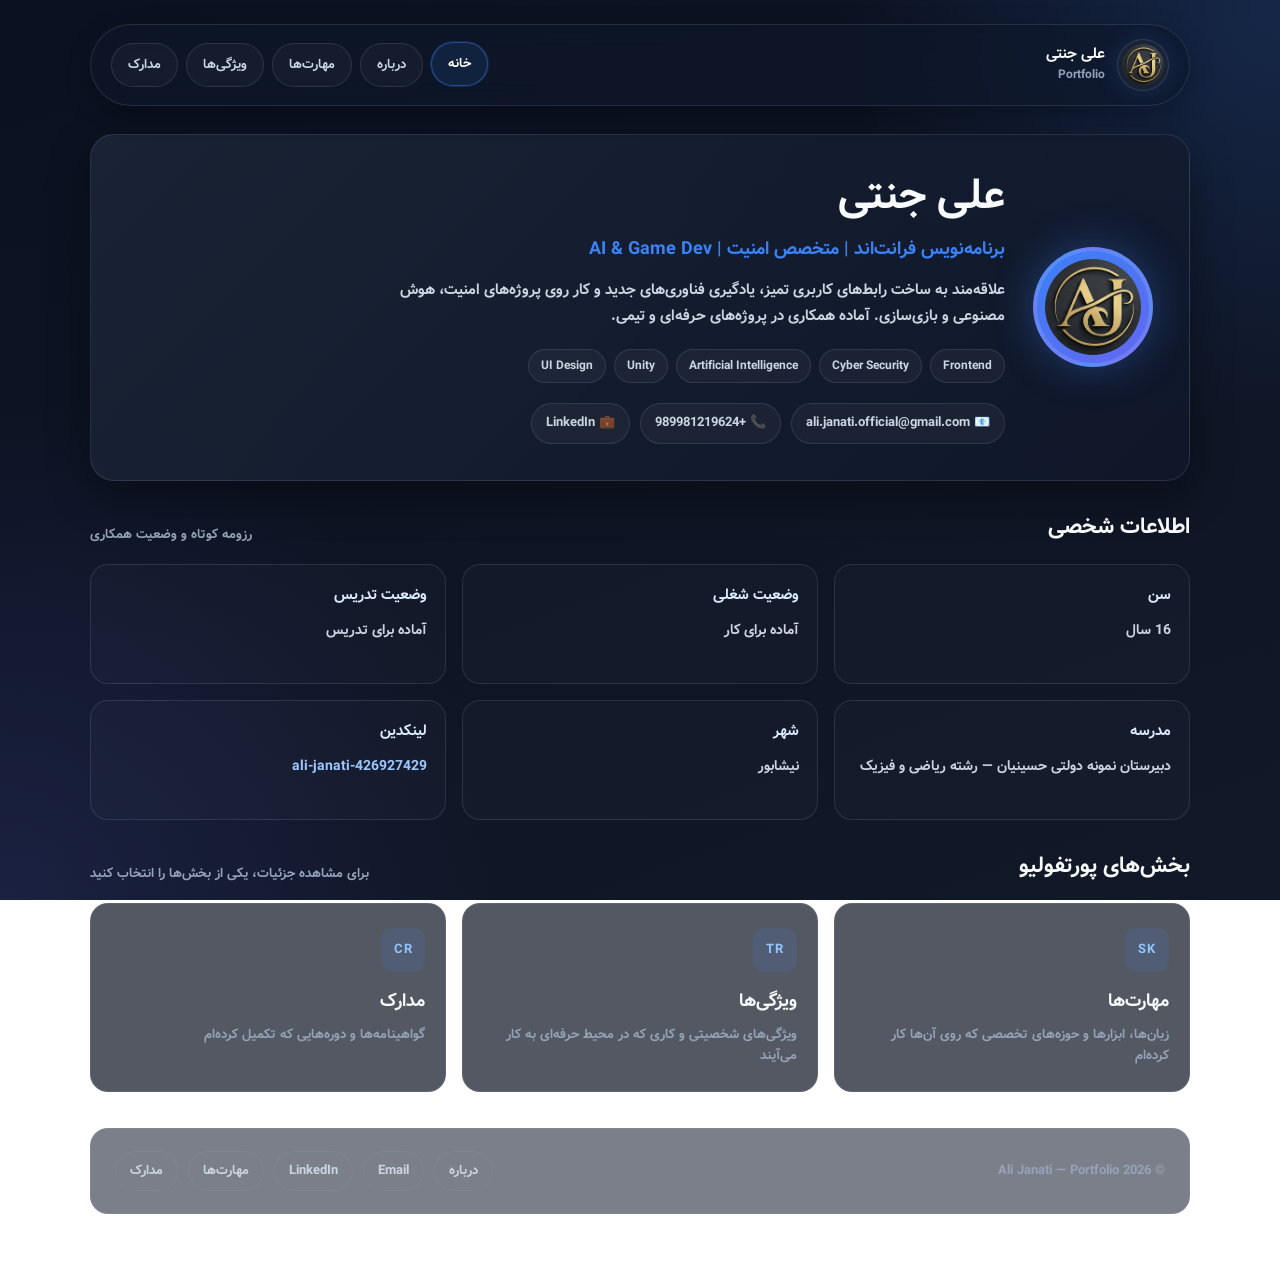
<file: index.html>
<!DOCTYPE html>
<html lang="fa" dir="rtl">
<head>
    <meta charset="UTF-8">
    <meta name="viewport" content="width=device-width, initial-scale=1.0">
    <meta name="description" content="پورتفولیوی علی جنتی — برنامه‌نویس فرانت‌اند، متخصص امنیت، هوش مصنوعی و بازی‌سازی">
    <meta name="author" content="Ali Janati">
    <meta property="og:title" content="Ali Janati | علی جنتی">
    <meta property="og:description" content="پورتفولیوی علی جنتی — برنامه‌نویس فرانت‌اند، متخصص امنیت، هوش مصنوعی و بازی‌سازی">
    <meta property="og:type" content="website">
    <meta property="og:locale" content="fa_IR">
    <meta property="og:url" content="https://ali-janati.github.io/">
    <meta property="og:site_name" content="Ali Janati | علی جنتی">
    <meta property="og:image" content="https://ali-janati.github.io/img/logo.png">
    <meta name="robots" content="index, follow, max-image-preview:large">
    <link rel="canonical" href="https://ali-janati.github.io/">
    <script type="application/ld+json">
    {
      "@context": "https://schema.org",
      "@type": "Person",
      "name": "Ali Janati",
      "alternateName": "علی جنتی",
      "url": "https://ali-janati.github.io/",
      "email": "mailto:ali.janati.official@gmail.com",
      "telephone": "+989981219624",
      "jobTitle": "Frontend Developer",
      "address": { "@type": "PostalAddress", "addressLocality": "Neyshabur", "addressCountry": "IR" },
      "sameAs": [
        "https://www.linkedin.com/in/ali-janati-426927429",
        "https://github.com/Ali-Janati"
      ],
      "knowsAbout": ["Frontend Development", "Cyber Security", "Artificial Intelligence", "Unity", "UI Design"]
    }
    </script>
    <link rel="stylesheet" href="./style.css">
    <link rel="icon" href="img/logo.png" type="image/png">
    <title>Ali Janati | علی جنتی</title>
</head>
<body>
    <div id="loading">
        <div class="loader"></div>
        <p>در حال بارگذاری...</p>
    </div>

    <div class="page-wrap">
        <header class="site-header">
            <a class="brand" href="index.html">
                <img class="brand-mark" src="img/logo.png" alt="لوگوی علی جنتی">
                <span class="brand-text">
                    <span class="brand-name">علی جنتی</span>
                    <span class="brand-role">Portfolio</span>
                </span>
            </a>
            <nav class="header-links" aria-label="ناوبری اصلی">
                <a class="header-link is-active" href="index.html">خانه</a>
                <a class="header-link" href="about.html">درباره</a>
                <a class="header-link" href="maharat.html">مهارت‌ها</a>
                <a class="header-link" href="vigi.html">ویژگی‌ها</a>
                <a class="header-link" href="madarek.html">مدارک</a>
            </nav>
        </header>

        <main>
            <section class="hero">
                <img class="avatar" src="img/logo.png" alt="لوگوی علی جنتی">
                <div class="hero-content">
                    <h1>علی جنتی</h1>
                    <p class="hero-subtitle">برنامه‌نویس فرانت‌اند | متخصص امنیت | AI & Game Dev</p>
                    <p class="hero-desc">
                        علاقه‌مند به ساخت رابط‌های کاربری تمیز، یادگیری فناوری‌های جدید و کار روی پروژه‌های امنیت،
                        هوش مصنوعی و بازی‌سازی. آماده همکاری در پروژه‌های حرفه‌ای و تیمی.
                    </p>
                    <div class="tag-list">
                        <span class="tag">Frontend</span>
                        <span class="tag">Cyber Security</span>
                        <span class="tag">Artificial Intelligence</span>
                        <span class="tag">Unity</span>
                        <span class="tag">UI Design</span>
                    </div>

                    <div class="contact-strip" aria-label="اطلاعات تماس">
                        <a class="contact-pill" href="mailto:ali.janati.official@gmail.com">📧 ali.janati.official@gmail.com</a>
                        <a class="contact-pill" href="tel:+989981219624">📞 +989981219624</a>
                        <a class="contact-pill" href="https://www.linkedin.com/in/ali-janati-426927429" target="_blank" rel="noopener noreferrer">💼 LinkedIn</a>
                    </div>
                </div>
            </section>

            <section class="section info-section">
                <div class="section-head">
                    <h2 class="section-title">اطلاعات شخصی</h2>
                    <p class="section-desc">رزومه کوتاه و وضعیت همکاری</p>
                </div>

                <div class="info-grid">
                    <article class="info-card">
                        <h3>سن</h3>
                        <p>16 سال</p>
                    </article>
                    <article class="info-card">
                        <h3>وضعیت شغلی</h3>
                        <p>آماده برای کار</p>
                    </article>
                    <article class="info-card">
                        <h3>وضعیت تدریس</h3>
                        <p>آماده برای تدریس</p>
                    </article>
                    <article class="info-card">
                        <h3>مدرسه</h3>
                        <p>دبیرستان نمونه دولتی حسینیان — رشته ریاضی و فیزیک</p>
                    </article>
                    <article class="info-card">
                        <h3>شهر</h3>
                        <p>نیشابور</p>
                    </article>
                    <article class="info-card">
                        <h3>لینکدین</h3>
                        <p><a href="https://www.linkedin.com/in/ali-janati-426927429" target="_blank" rel="noopener noreferrer">ali-janati-426927429</a></p>
                    </article>
                </div>
            </section>

            <section class="section">
                <div class="section-head">
                    <h2 class="section-title">بخش‌های پورتفولیو</h2>
                    <p class="section-desc">برای مشاهده جزئیات، یکی از بخش‌ها را انتخاب کنید</p>
                </div>
                <div class="nav-grid">
                    <a class="nav-card" href="maharat.html">
                        <div class="nav-card-icon">SK</div>
                        <h3 class="nav-card-title">مهارت‌ها</h3>
                        <p class="nav-card-desc">زبان‌ها، ابزارها و حوزه‌های تخصصی که روی آن‌ها کار کرده‌ام</p>
                    </a>
                    <a class="nav-card" href="vigi.html">
                        <div class="nav-card-icon">TR</div>
                        <h3 class="nav-card-title">ویژگی‌ها</h3>
                        <p class="nav-card-desc">ویژگی‌های شخصیتی و کاری که در محیط حرفه‌ای به کار می‌آیند</p>
                    </a>
                    <a class="nav-card" href="madarek.html">
                        <div class="nav-card-icon">CR</div>
                        <h3 class="nav-card-title">مدارک</h3>
                        <p class="nav-card-desc">گواهینامه‌ها و دوره‌هایی که تکمیل کرده‌ام</p>
                    </a>
                </div>
            </section>
        </main>

        <footer class="site-footer">
            <p class="footer-text">© 2026 Ali Janati — Portfolio</p>
            <div class="footer-links">
                <a class="footer-link" href="about.html">درباره</a>
                <a class="footer-link" href="mailto:ali.janati.official@gmail.com">Email</a>
                <a class="footer-link" href="https://www.linkedin.com/in/ali-janati-426927429" target="_blank" rel="noopener noreferrer">LinkedIn</a>
                <a class="footer-link" href="maharat.html">مهارت‌ها</a>
                <a class="footer-link" href="madarek.html">مدارک</a>
            </div>
        </footer>
    </div>

    <script>
        window.addEventListener('load', function () {
            setTimeout(function () {
                document.getElementById('loading').classList.add('hide');
            }, 900);
        });
    </script>
</body>
</html>
</file>
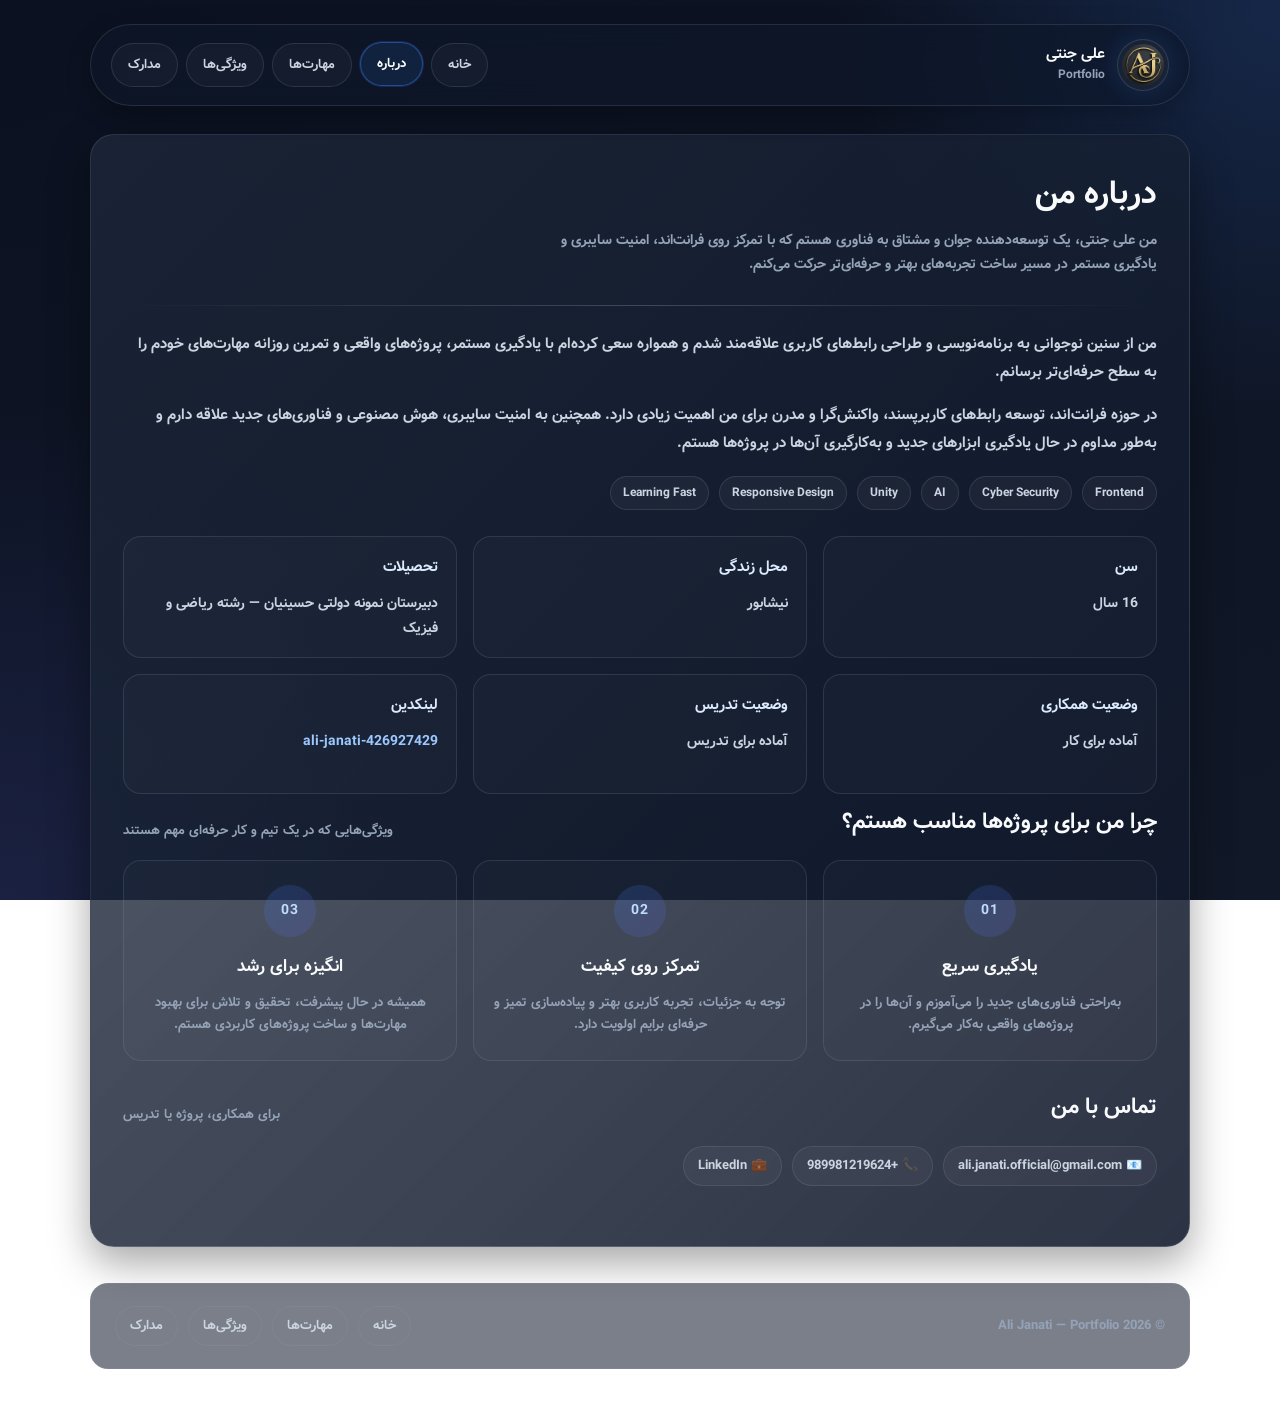
<file: about.html>
<!DOCTYPE html>
<html lang="fa" dir="rtl">
<head>
    <meta charset="UTF-8">
    <meta name="viewport" content="width=device-width, initial-scale=1.0">
    <meta name="description" content="درباره علی جنتی — برنامه‌نویس فرانت‌اند، علاقه‌مند به امنیت، هوش مصنوعی و یادگیری مستمر">
    <meta property="og:title" content="Ali Janati | درباره من">
    <meta property="og:description" content="درباره علی جنتی — برنامه‌نویس فرانت‌اند، علاقه‌مند به امنیت، هوش مصنوعی و یادگیری مستمر">
    <meta property="og:type" content="website">
    <meta property="og:locale" content="fa_IR">
    <meta property="og:url" content="https://ali-janati.github.io/about.html">
    <meta property="og:site_name" content="Ali Janati | علی جنتی">
    <meta property="og:image" content="https://ali-janati.github.io/img/logo.png">
    <meta name="robots" content="index, follow, max-image-preview:large">
    <link rel="canonical" href="https://ali-janati.github.io/about.html">
    <script type="application/ld+json">
    {
      "@context": "https://schema.org",
      "@type": "WebPage",
      "name": "Ali Janati | درباره من",
      "description": "درباره علی جنتی — برنامه‌نویس فرانت‌اند، علاقه‌مند به امنیت، هوش مصنوعی و یادگیری مستمر",
      "url": "https://ali-janati.github.io/about.html",
      "inLanguage": "fa-IR",
      "isPartOf": { "@type": "WebSite", "name": "Ali Janati | علی جنتی", "url": "https://ali-janati.github.io/" }
    }
    </script>
    <link rel="stylesheet" href="./style.css">
    <link rel="icon" href="img/logo.png" type="image/png">
    <title>Ali Janati | درباره من</title>
</head>
<body>
    <div class="page-wrap">
        <header class="site-header">
            <a class="brand" href="index.html">
                <img class="brand-mark" src="img/logo.png" alt="لوگوی علی جنتی">
                <span class="brand-text">
                    <span class="brand-name">علی جنتی</span>
                    <span class="brand-role">Portfolio</span>
                </span>
            </a>
            <nav class="header-links" aria-label="ناوبری اصلی">
                <a class="header-link" href="index.html">خانه</a>
                <a class="header-link is-active" href="about.html">درباره</a>
                <a class="header-link" href="maharat.html">مهارت‌ها</a>
                <a class="header-link" href="vigi.html">ویژگی‌ها</a>
                <a class="header-link" href="madarek.html">مدارک</a>
            </nav>
        </header>

        <main class="page-card">
            <div class="page-hero">
                <h1 class="page-title">درباره من</h1>
                <p class="page-lead">من علی جنتی، یک توسعه‌دهنده جوان و مشتاق به فناوری هستم که با تمرکز روی فرانت‌اند، امنیت سایبری و یادگیری مستمر در مسیر ساخت تجربه‌های بهتر و حرفه‌ای‌تر حرکت می‌کنم.</p>
            </div>
            <hr class="page-divider">

            <section class="about-intro">
                <div class="about-copy">
                    <p>من از سنین نوجوانی به برنامه‌نویسی و طراحی رابط‌های کاربری علاقه‌مند شدم و همواره سعی کرده‌ام با یادگیری مستمر، پروژه‌های واقعی و تمرین روزانه مهارت‌های خودم را به سطح حرفه‌ای‌تر برسانم.</p>
                    <p>در حوزه فرانت‌اند، توسعه رابط‌های کاربرپسند، واکنش‌گرا و مدرن برای من اهمیت زیادی دارد. همچنین به امنیت سایبری، هوش مصنوعی و فناوری‌های جدید علاقه دارم و به‌طور مداوم در حال یادگیری ابزارهای جدید و به‌کارگیری آن‌ها در پروژه‌ها هستم.</p>
                </div>
                <div class="about-badges">
                    <span class="tag">Frontend</span>
                    <span class="tag">Cyber Security</span>
                    <span class="tag">AI</span>
                    <span class="tag">Unity</span>
                    <span class="tag">Responsive Design</span>
                    <span class="tag">Learning Fast</span>
                </div>
            </section>

            <div class="info-grid about-grid">
                <article class="info-card">
                    <h3>سن</h3>
                    <p>16 سال</p>
                </article>
                <article class="info-card">
                    <h3>محل زندگی</h3>
                    <p>نیشابور</p>
                </article>
                <article class="info-card">
                    <h3>تحصیلات</h3>
                    <p>دبیرستان نمونه دولتی حسینیان — رشته ریاضی و فیزیک</p>
                </article>
                <article class="info-card">
                    <h3>وضعیت همکاری</h3>
                    <p>آماده برای کار</p>
                </article>
                <article class="info-card">
                    <h3>وضعیت تدریس</h3>
                    <p>آماده برای تدریس</p>
                </article>
                <article class="info-card">
                    <h3>لینکدین</h3>
                    <p><a href="https://www.linkedin.com/in/ali-janati-426927429" target="_blank" rel="noopener noreferrer">ali-janati-426927429</a></p>
                </article>
            </div>

            <section class="section info-section">
                <div class="section-head">
                    <h2 class="section-title">چرا من برای پروژه‌ها مناسب هستم؟</h2>
                    <p class="section-desc">ویژگی‌هایی که در یک تیم و کار حرفه‌ای مهم هستند</p>
                </div>

                <div class="feature-grid">
                    <article class="feature-card">
                        <div class="feature-icon">01</div>
                        <h2 class="feature-title">یادگیری سریع</h2>
                        <p class="feature-desc">به‌راحتی فناوری‌های جدید را می‌آموزم و آن‌ها را در پروژه‌های واقعی به‌کار می‌گیرم.</p>
                    </article>
                    <article class="feature-card">
                        <div class="feature-icon">02</div>
                        <h2 class="feature-title">تمرکز روی کیفیت</h2>
                        <p class="feature-desc">توجه به جزئیات، تجربه کاربری بهتر و پیاده‌سازی تمیز و حرفه‌ای برایم اولویت دارد.</p>
                    </article>
                    <article class="feature-card">
                        <div class="feature-icon">03</div>
                        <h2 class="feature-title">انگیزه برای رشد</h2>
                        <p class="feature-desc">همیشه در حال پیشرفت، تحقیق و تلاش برای بهبود مهارت‌ها و ساخت پروژه‌های کاربردی هستم.</p>
                    </article>
                </div>
            </section>

            <section class="section info-section">
                <div class="section-head">
                    <h2 class="section-title">تماس با من</h2>
                    <p class="section-desc">برای همکاری، پروژه یا تدریس</p>
                </div>

                <div class="contact-strip">
                    <a class="contact-pill" href="mailto:ali.janati.official@gmail.com">📧 ali.janati.official@gmail.com</a>
                    <a class="contact-pill" href="tel:+989981219624">📞 +989981219624</a>
                    <a class="contact-pill" href="https://www.linkedin.com/in/ali-janati-426927429" target="_blank" rel="noopener noreferrer">💼 LinkedIn</a>
                </div>
            </section>
        </main>

        <footer class="site-footer">
            <p class="footer-text">© 2026 Ali Janati — Portfolio</p>
            <div class="footer-links">
                <a class="footer-link" href="index.html">خانه</a>
                <a class="footer-link" href="maharat.html">مهارت‌ها</a>
                <a class="footer-link" href="vigi.html">ویژگی‌ها</a>
                <a class="footer-link" href="madarek.html">مدارک</a>
            </div>
        </footer>
    </div>
</body>
</html>
</file>
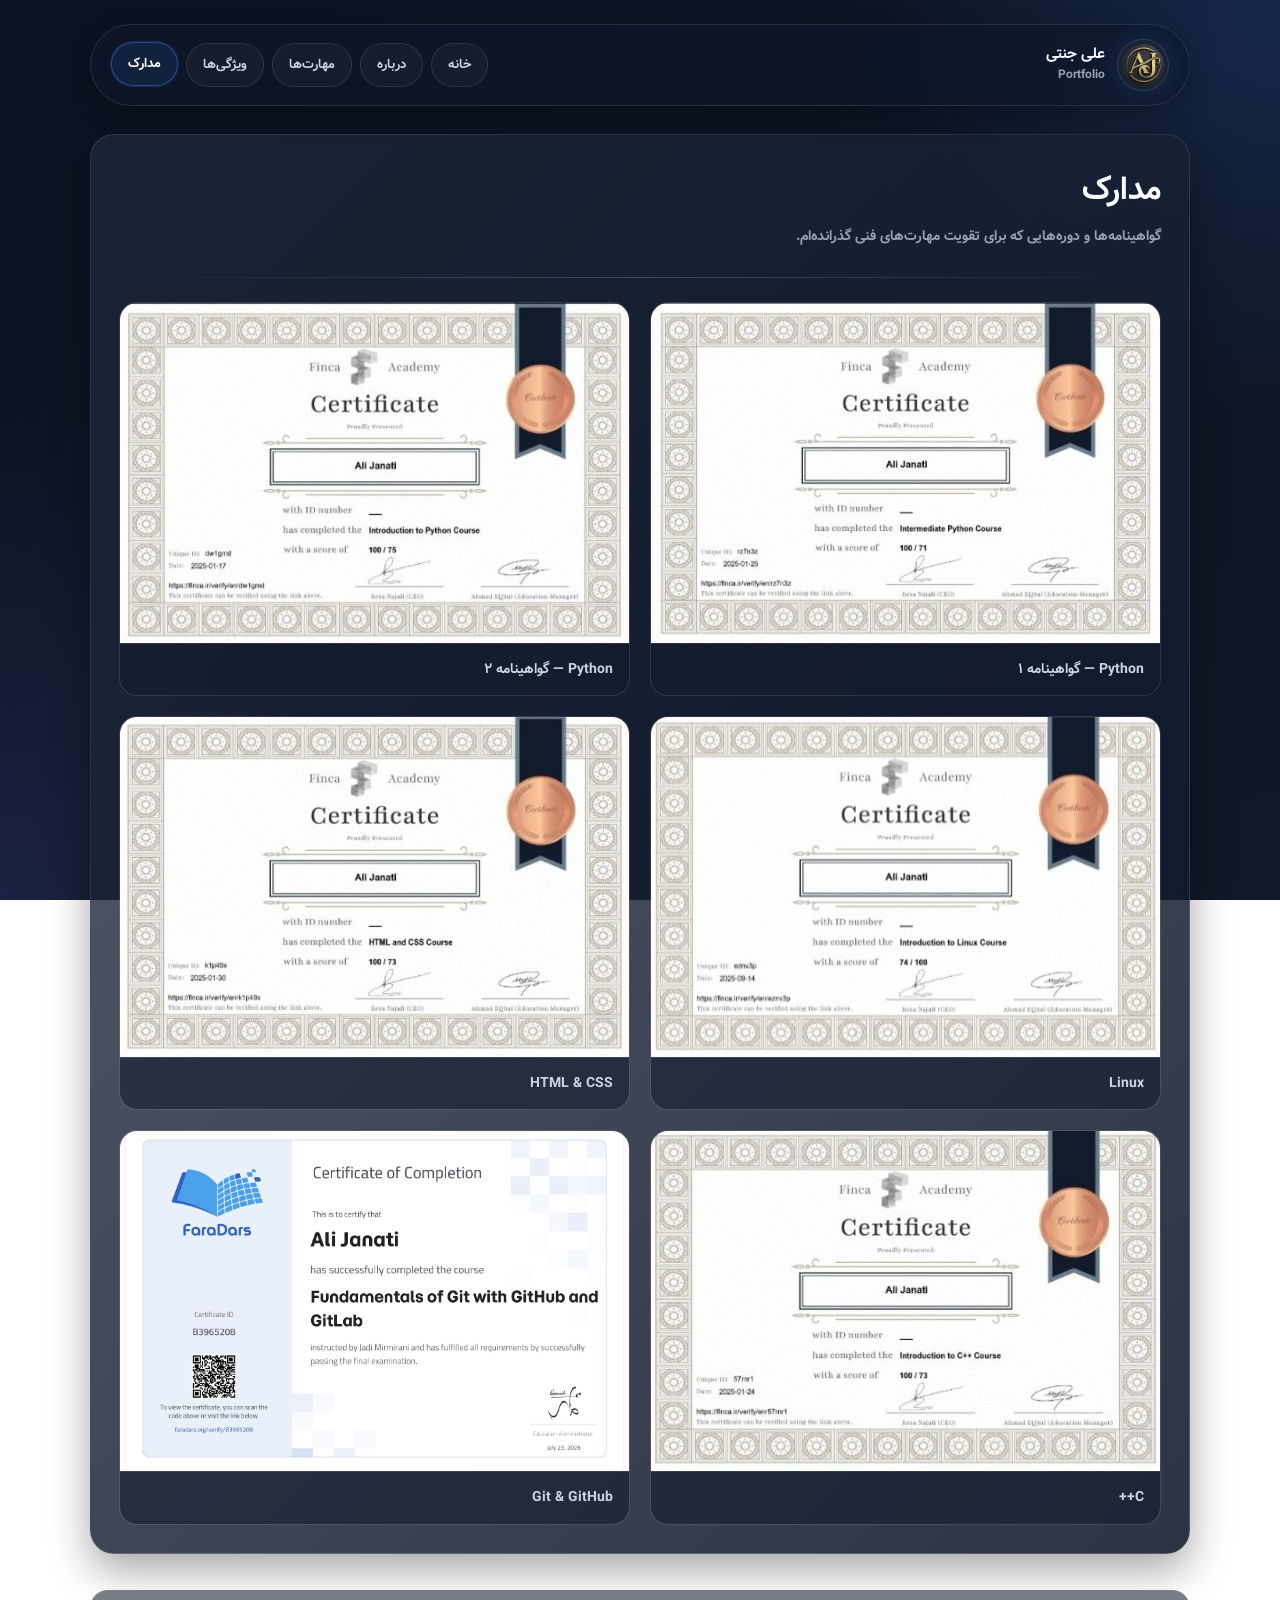
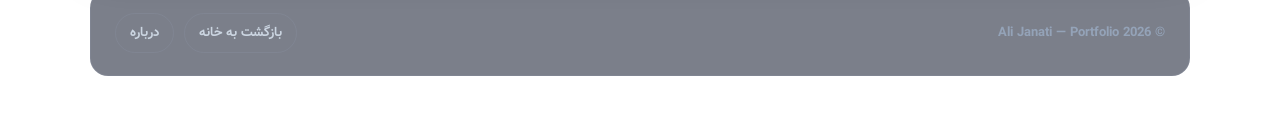
<file: madarek.html>
<!DOCTYPE html>
<html lang="fa" dir="rtl">
<head>
    <meta charset="UTF-8">
    <meta name="viewport" content="width=device-width, initial-scale=1.0">
    <meta name="description" content="مدارک و گواهینامه‌های علی جنتی — Python, Linux, HTML/CSS, C++, Git">
    <meta property="og:title" content="Ali Janati | مدارک">
    <meta property="og:description" content="مدارک و گواهینامه‌های علی جنتی — Python, Linux, HTML/CSS, C++, Git">
    <meta property="og:type" content="website">
    <meta property="og:locale" content="fa_IR">
    <meta property="og:url" content="https://ali-janati.github.io/madarek.html">
    <meta property="og:site_name" content="Ali Janati | علی جنتی">
    <meta property="og:image" content="https://ali-janati.github.io/img/logo.png">
    <meta name="robots" content="index, follow, max-image-preview:large">
    <link rel="canonical" href="https://ali-janati.github.io/madarek.html">
    <script type="application/ld+json">
    {
      "@context": "https://schema.org",
      "@type": "WebPage",
      "name": "Ali Janati | مدارک",
      "description": "مدارک و گواهینامه‌های علی جنتی — Python, Linux, HTML/CSS, C++, Git",
      "url": "https://ali-janati.github.io/madarek.html",
      "inLanguage": "fa-IR",
      "isPartOf": { "@type": "WebSite", "name": "Ali Janati | علی جنتی", "url": "https://ali-janati.github.io/" }
    }
    </script>
    <link rel="stylesheet" href="./style.css">
    <link rel="icon" href="img/logo.png" type="image/png">
    <title>Ali Janati | مدارک</title>
</head>
<body>
    <div class="page-wrap">
        <header class="site-header">
            <a class="brand" href="index.html">
                <img class="brand-mark" src="img/logo.png" alt="لوگوی علی جنتی">
                <span class="brand-text">
                    <span class="brand-name">علی جنتی</span>
                    <span class="brand-role">Portfolio</span>
                </span>
            </a>
            <nav class="header-links" aria-label="ناوبری اصلی">
                <a class="header-link" href="index.html">خانه</a>
                <a class="header-link" href="about.html">درباره</a>
                <a class="header-link" href="maharat.html">مهارت‌ها</a>
                <a class="header-link" href="vigi.html">ویژگی‌ها</a>
                <a class="header-link is-active" href="madarek.html">مدارک</a>
            </nav>
        </header>

        <main class="page-card page-card--wide">
            <div class="page-hero">
                <h1 class="page-title">مدارک</h1>
                <p class="page-lead">گواهینامه‌ها و دوره‌هایی که برای تقویت مهارت‌های فنی گذرانده‌ام.</p>
            </div>
            <hr class="page-divider">

            <div class="cert-grid">
                <article class="cert-item">
                    <div class="cert-card cert-python1" role="img" aria-label="گواهینامه Python"></div>
                    <p class="cert-label">Python — گواهینامه ۱</p>
                </article>
                <article class="cert-item">
                    <div class="cert-card cert-python2" role="img" aria-label="گواهینامه Python"></div>
                    <p class="cert-label">Python — گواهینامه ۲</p>
                </article>
                <article class="cert-item">
                    <div class="cert-card cert-linux" role="img" aria-label="گواهینامه Linux"></div>
                    <p class="cert-label">Linux</p>
                </article>
                <article class="cert-item">
                    <div class="cert-card cert-htmlcss" role="img" aria-label="گواهینامه HTML و CSS"></div>
                    <p class="cert-label">HTML & CSS</p>
                </article>
                <article class="cert-item">
                    <div class="cert-card cert-cpp" role="img" aria-label="گواهینامه C++"></div>
                    <p class="cert-label">C++</p>
                </article>
                <article class="cert-item">
                    <div class="cert-card cert-git" role="img" aria-label="گواهینامه Git"></div>
                    <p class="cert-label">Git & GitHub</p>
                </article>
            </div>
        </main>

        <footer class="site-footer">
            <p class="footer-text">© 2026 Ali Janati — Portfolio</p>
            <div class="footer-links">
                <a class="footer-link" href="index.html">بازگشت به خانه</a>
                <a class="footer-link" href="about.html">درباره</a>
            </div>
        </footer>
    </div>
</body>
</html>
</file>
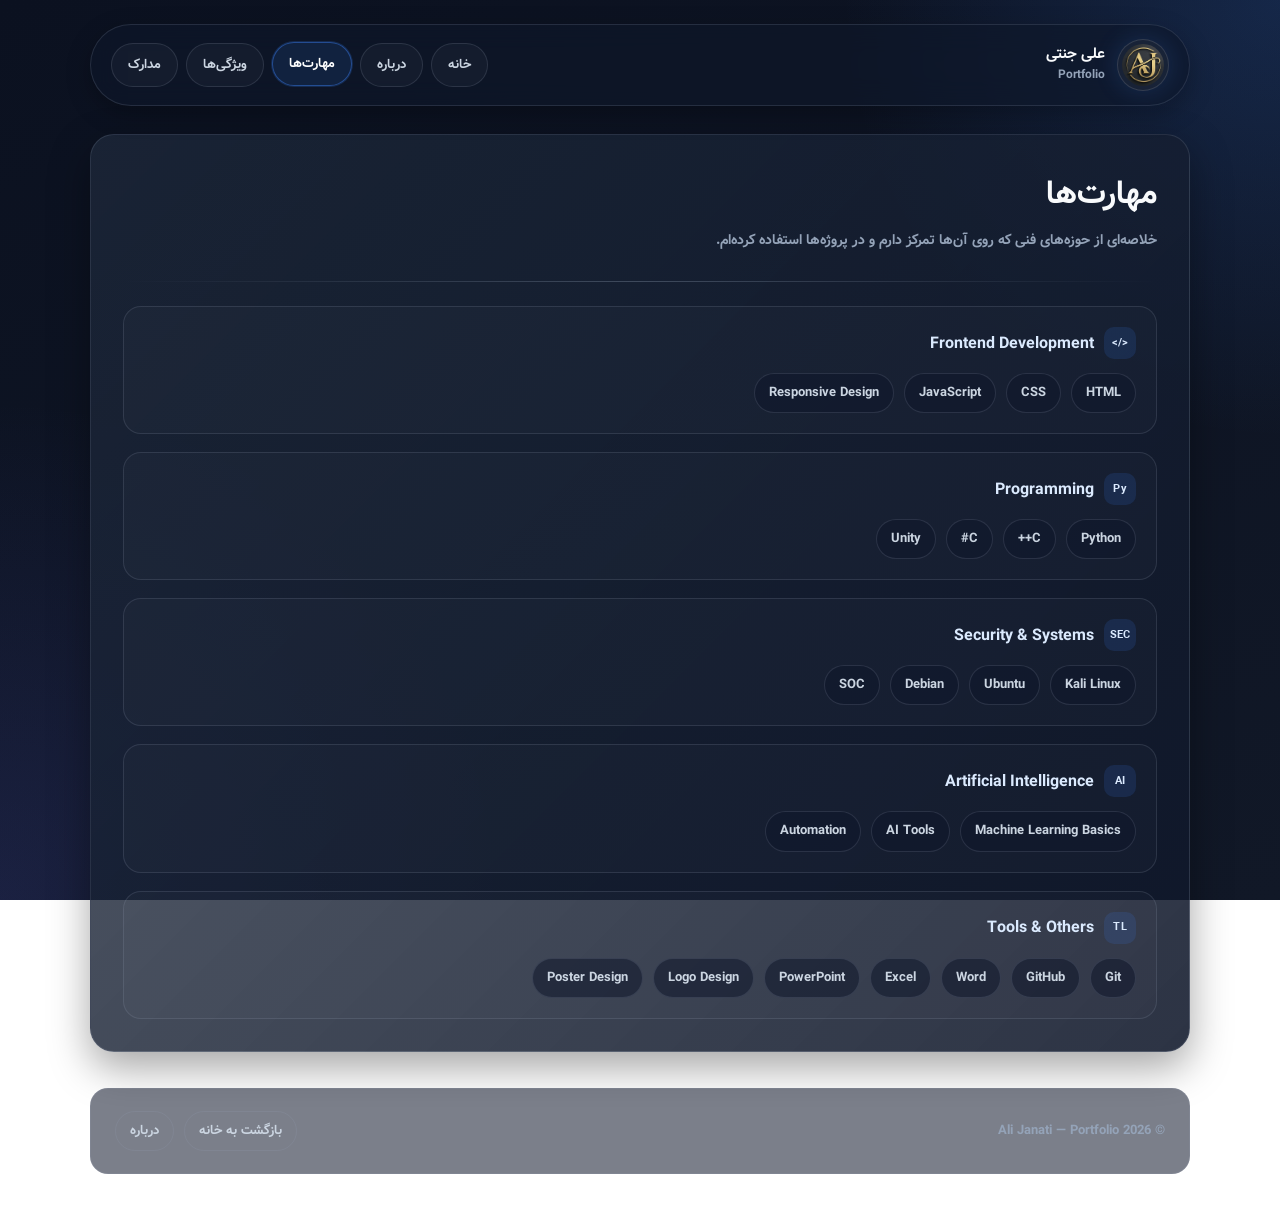
<file: maharat.html>
<!DOCTYPE html>
<html lang="fa" dir="rtl">
<head>
    <meta charset="UTF-8">
    <meta name="viewport" content="width=device-width, initial-scale=1.0">
    <meta name="description" content="مهارت‌های علی جنتی — HTML, CSS, JavaScript, Python, C++, امنیت سایبری و بیشتر">
    <meta property="og:title" content="Ali Janati | مهارت‌ها">
    <meta property="og:description" content="مهارت‌های علی جنتی — HTML, CSS, JavaScript, Python, C++, امنیت سایبری و بیشتر">
    <meta property="og:type" content="website">
    <meta property="og:locale" content="fa_IR">
    <meta property="og:url" content="https://ali-janati.github.io/maharat.html">
    <meta property="og:site_name" content="Ali Janati | علی جنتی">
    <meta property="og:image" content="https://ali-janati.github.io/img/logo.png">
    <meta name="robots" content="index, follow, max-image-preview:large">
    <link rel="canonical" href="https://ali-janati.github.io/maharat.html">
    <script type="application/ld+json">
    {
      "@context": "https://schema.org",
      "@type": "WebPage",
      "name": "Ali Janati | مهارت‌ها",
      "description": "مهارت‌های علی جنتی — HTML, CSS, JavaScript, Python, C++, امنیت سایبری و بیشتر",
      "url": "https://ali-janati.github.io/maharat.html",
      "inLanguage": "fa-IR",
      "isPartOf": { "@type": "WebSite", "name": "Ali Janati | علی جنتی", "url": "https://ali-janati.github.io/" }
    }
    </script>
    <link rel="stylesheet" href="./style.css">
    <link rel="icon" href="img/logo.png" type="image/png">
    <title>Ali Janati | مهارت‌ها</title>
</head>
<body>
    <div class="page-wrap">
        <header class="site-header">
            <a class="brand" href="index.html">
                <img class="brand-mark" src="img/logo.png" alt="لوگوی علی جنتی">
                <span class="brand-text">
                    <span class="brand-name">علی جنتی</span>
                    <span class="brand-role">Portfolio</span>
                </span>
            </a>
            <nav class="header-links" aria-label="ناوبری اصلی">
                <a class="header-link" href="index.html">خانه</a>
                <a class="header-link" href="about.html">درباره</a>
                <a class="header-link is-active" href="maharat.html">مهارت‌ها</a>
                <a class="header-link" href="vigi.html">ویژگی‌ها</a>
                <a class="header-link" href="madarek.html">مدارک</a>
            </nav>
        </header>

        <main class="page-card">
            <div class="page-hero">
                <h1 class="page-title">مهارت‌ها</h1>
                <p class="page-lead">خلاصه‌ای از حوزه‌های فنی که روی آن‌ها تمرکز دارم و در پروژه‌ها استفاده کرده‌ام.</p>
            </div>
            <hr class="page-divider">

            <div class="skill-groups">
                <section class="skill-group">
                    <h2 class="skill-group-title">
                        <span class="skill-group-icon">&lt;/&gt;</span>
                        Frontend Development
                    </h2>
                    <div class="skill-tags">
                        <span class="skill-tag">HTML</span>
                        <span class="skill-tag">CSS</span>
                        <span class="skill-tag">JavaScript</span>
                        <span class="skill-tag">Responsive Design</span>
                    </div>
                </section>

                <section class="skill-group">
                    <h2 class="skill-group-title">
                        <span class="skill-group-icon">Py</span>
                        Programming
                    </h2>
                    <div class="skill-tags">
                        <span class="skill-tag">Python</span>
                        <span class="skill-tag">C++</span>
                        <span class="skill-tag">C#</span>
                        <span class="skill-tag">Unity</span>
                    </div>
                </section>

                <section class="skill-group">
                    <h2 class="skill-group-title">
                        <span class="skill-group-icon">SEC</span>
                        Security & Systems
                    </h2>
                    <div class="skill-tags">
                        <span class="skill-tag">Kali Linux</span>
                        <span class="skill-tag">Ubuntu</span>
                        <span class="skill-tag">Debian</span>
                        <span class="skill-tag">SOC</span>
                    </div>
                </section>

                <section class="skill-group">
                    <h2 class="skill-group-title">
                        <span class="skill-group-icon">AI</span>
                        Artificial Intelligence
                    </h2>
                    <div class="skill-tags">
                        <span class="skill-tag">Machine Learning Basics</span>
                        <span class="skill-tag">AI Tools</span>
                        <span class="skill-tag">Automation</span>
                    </div>
                </section>

                <section class="skill-group">
                    <h2 class="skill-group-title">
                        <span class="skill-group-icon">TL</span>
                        Tools & Others
                    </h2>
                    <div class="skill-tags">
                        <span class="skill-tag">Git</span>
                        <span class="skill-tag">GitHub</span>
                        <span class="skill-tag">Word</span>
                        <span class="skill-tag">Excel</span>
                        <span class="skill-tag">PowerPoint</span>
                        <span class="skill-tag">Logo Design</span>
                        <span class="skill-tag">Poster Design</span>
                    </div>
                </section>
            </div>
        </main>

        <footer class="site-footer">
            <p class="footer-text">© 2026 Ali Janati — Portfolio</p>
            <div class="footer-links">
                <a class="footer-link" href="index.html">بازگشت به خانه</a>
                <a class="footer-link" href="about.html">درباره</a>
            </div>
        </footer>
    </div>
</body>
</html>
</file>
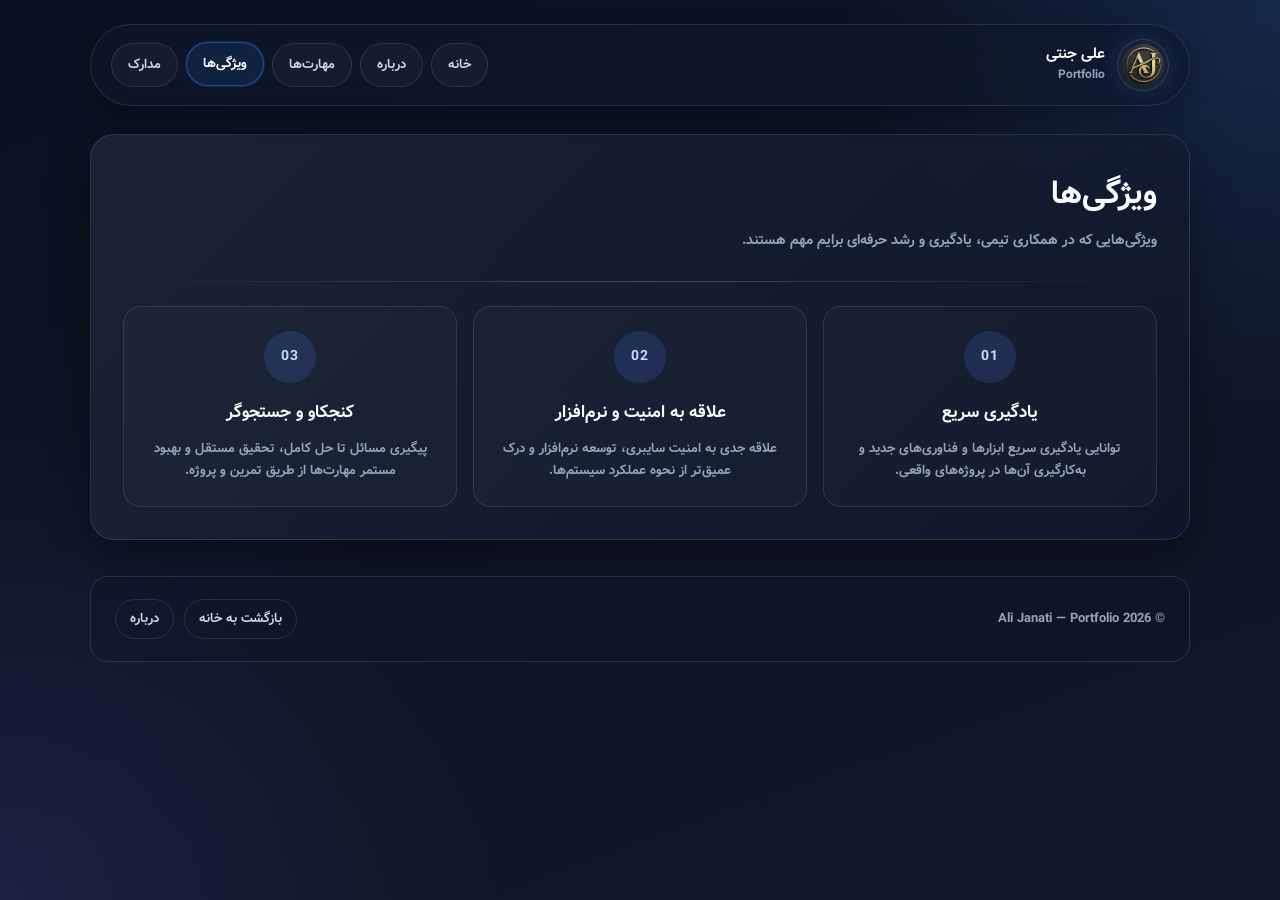
<file: vigi.html>
<!DOCTYPE html>
<html lang="fa" dir="rtl">
<head>
    <meta charset="UTF-8">
    <meta name="viewport" content="width=device-width, initial-scale=1.0">
    <meta name="description" content="ویژگی‌های علی جنتی — یادگیری سریع، علاقه به امنیت و نرم‌افزار، کنجکاوی">
    <meta property="og:title" content="Ali Janati | ویژگی‌ها">
    <meta property="og:description" content="ویژگی‌های علی جنتی — یادگیری سریع، علاقه به امنیت و نرم‌افزار، کنجکاوی">
    <meta property="og:type" content="website">
    <meta property="og:locale" content="fa_IR">
    <meta property="og:url" content="https://ali-janati.github.io/vigi.html">
    <meta property="og:site_name" content="Ali Janati | علی جنتی">
    <meta property="og:image" content="https://ali-janati.github.io/img/logo.png">
    <meta name="robots" content="index, follow, max-image-preview:large">
    <link rel="canonical" href="https://ali-janati.github.io/vigi.html">
    <script type="application/ld+json">
    {
      "@context": "https://schema.org",
      "@type": "WebPage",
      "name": "Ali Janati | ویژگی‌ها",
      "description": "ویژگی‌های علی جنتی — یادگیری سریع، علاقه به امنیت و نرم‌افزار، کنجکاوی",
      "url": "https://ali-janati.github.io/vigi.html",
      "inLanguage": "fa-IR",
      "isPartOf": { "@type": "WebSite", "name": "Ali Janati | علی جنتی", "url": "https://ali-janati.github.io/" }
    }
    </script>
    <link rel="stylesheet" href="./style.css">
    <link rel="icon" href="img/logo.png" type="image/png">
    <title>Ali Janati | ویژگی‌ها</title>
</head>
<body>
    <div class="page-wrap">
        <header class="site-header">
            <a class="brand" href="index.html">
                <img class="brand-mark" src="img/logo.png" alt="لوگوی علی جنتی">
                <span class="brand-text">
                    <span class="brand-name">علی جنتی</span>
                    <span class="brand-role">Portfolio</span>
                </span>
            </a>
            <nav class="header-links" aria-label="ناوبری اصلی">
                <a class="header-link" href="index.html">خانه</a>
                <a class="header-link" href="about.html">درباره</a>
                <a class="header-link" href="maharat.html">مهارت‌ها</a>
                <a class="header-link is-active" href="vigi.html">ویژگی‌ها</a>
                <a class="header-link" href="madarek.html">مدارک</a>
            </nav>
        </header>

        <main class="page-card">
            <div class="page-hero">
                <h1 class="page-title">ویژگی‌ها</h1>
                <p class="page-lead">ویژگی‌هایی که در همکاری تیمی، یادگیری و رشد حرفه‌ای برایم مهم هستند.</p>
            </div>
            <hr class="page-divider">

            <div class="feature-grid">
                <article class="feature-card">
                    <div class="feature-icon">01</div>
                    <h2 class="feature-title">یادگیری سریع</h2>
                    <p class="feature-desc">توانایی یادگیری سریع ابزارها و فناوری‌های جدید و به‌کارگیری آن‌ها در پروژه‌های واقعی.</p>
                </article>
                <article class="feature-card">
                    <div class="feature-icon">02</div>
                    <h2 class="feature-title">علاقه به امنیت و نرم‌افزار</h2>
                    <p class="feature-desc">علاقه جدی به امنیت سایبری، توسعه نرم‌افزار و درک عمیق‌تر از نحوه عملکرد سیستم‌ها.</p>
                </article>
                <article class="feature-card">
                    <div class="feature-icon">03</div>
                    <h2 class="feature-title">کنجکاو و جستجوگر</h2>
                    <p class="feature-desc">پیگیری مسائل تا حل کامل، تحقیق مستقل و بهبود مستمر مهارت‌ها از طریق تمرین و پروژه.</p>
                </article>
            </div>
        </main>

        <footer class="site-footer">
            <p class="footer-text">© 2026 Ali Janati — Portfolio</p>
            <div class="footer-links">
                <a class="footer-link" href="index.html">بازگشت به خانه</a>
                <a class="footer-link" href="about.html">درباره</a>
            </div>
        </footer>
    </div>
</body>
</html>
</file>
<file: style.css>
@font-face {
    font-family: 'vazir';
    src: url('./Vazir-Bold.ttf') format('truetype');
    font-display: swap;
}

:root {
    --bg-deep: #0b1120;
    --bg-mid: #111827;
    --bg-card: rgba(17, 24, 39, 0.72);
    --bg-card-hover: rgba(30, 41, 59, 0.9);
    --border: rgba(148, 163, 184, 0.18);
    --border-strong: rgba(148, 163, 184, 0.32);
    --text: #f8fafc;
    --text-muted: #94a3b8;
    --text-soft: #cbd5e1;
    --accent: #3b82f6;
    --accent-2: #6366f1;
    --accent-glow: rgba(59, 130, 246, 0.35);
    --success: #22c55e;
    --shadow-sm: 0 8px 24px rgba(0, 0, 0, 0.25);
    --shadow-md: 0 16px 40px rgba(0, 0, 0, 0.35);
    --shadow-lg: 0 24px 60px rgba(0, 0, 0, 0.45);
    --radius-sm: 12px;
    --radius-md: 18px;
    --radius-lg: 24px;
    --radius-full: 999px;
    --transition: 0.25s ease;
    --max-width: 1100px;
}

*,
*::before,
*::after {
    margin: 0;
    padding: 0;
    box-sizing: border-box;
}

html {
    scroll-behavior: smooth;
}

body {
    font-family: vazir, Tahoma, Arial, sans-serif;
    font-size: 16px;
    color: var(--text);
    line-height: 1.7;
    min-height: 100vh;
    background:
        radial-gradient(circle at top right, rgba(59, 130, 246, 0.18), transparent 28%),
        radial-gradient(circle at bottom left, rgba(99, 102, 241, 0.14), transparent 32%),
        linear-gradient(160deg, var(--bg-deep), var(--bg-mid));
    background-attachment: fixed;
}

a {
    color: inherit;
    text-decoration: none;
}

img {
    max-width: 100%;
    display: block;
}

.page-wrap {
    width: min(var(--max-width), calc(100% - 32px));
    margin: 0 auto;
    padding: 24px 0 48px;
}

/* ===== Loading ===== */
#loading {
    position: fixed;
    inset: 0;
    background: var(--bg-deep);
    display: flex;
    flex-direction: column;
    align-items: center;
    justify-content: center;
    z-index: 9999;
    transition: opacity 0.6s ease, visibility 0.6s ease;
}

#loading.hide {
    opacity: 0;
    visibility: hidden;
}

#loading p {
    color: var(--text-soft);
    font-size: 15px;
    margin-top: 18px;
    animation: pulse-text 1.5s ease-in-out infinite;
}

.loader {
    width: 56px;
    height: 56px;
    border: 3px solid rgba(148, 163, 184, 0.15);
    border-top-color: var(--accent);
    border-radius: 50%;
    animation: spin 0.9s linear infinite;
}

@keyframes spin {
    to { transform: rotate(360deg); }
}

@keyframes pulse-text {
    0%, 100% { opacity: 0.45; }
    50% { opacity: 1; }
}

@keyframes fade-up {
    from {
        opacity: 0;
        transform: translateY(16px);
    }
    to {
        opacity: 1;
        transform: translateY(0);
    }
}

/* ===== Header ===== */
.site-header {
    display: flex;
    align-items: center;
    justify-content: space-between;
    gap: 16px;
    padding: 14px 20px;
    margin-bottom: 28px;
    border: 1px solid var(--border);
    border-radius: var(--radius-full);
    background: rgba(15, 23, 42, 0.65);
    backdrop-filter: blur(14px);
    box-shadow: var(--shadow-sm);
}

.brand {
    display: flex;
    align-items: center;
    gap: 12px;
}

.brand-mark {
    width: 52px;
    height: 52px;
    border-radius: 50%;
    display: block;
    object-fit: cover;
    background: rgba(255, 255, 255, 0.04);
    border: 1px solid rgba(255, 255, 255, 0.12);
    box-shadow: 0 0 24px rgba(59, 130, 246, 0.18);
    padding: 4px;
}

.brand-text {
    display: flex;
    flex-direction: column;
    gap: 2px;
}

.brand-name {
    font-size: 15px;
    line-height: 1.2;
}

.brand-role {
    font-size: 12px;
    color: var(--text-muted);
}

.header-links {
    display: flex;
    align-items: center;
    gap: 8px;
    flex-wrap: wrap;
}

.header-link,
.nav-back {
    display: inline-flex;
    align-items: center;
    gap: 8px;
    padding: 10px 16px;
    border: 1px solid var(--border);
    border-radius: var(--radius-full);
    background: rgba(255, 255, 255, 0.03);
    font-family: inherit;
    font-size: 13px;
    color: var(--text-soft);
    transition: var(--transition);
}

.header-link:hover,
.nav-back:hover,
.header-link.is-active {
    color: #fff;
    border-color: rgba(59, 130, 246, 0.45);
    background: rgba(59, 130, 246, 0.12);
    transform: translateY(-1px);
}

.header-link.is-active {
    box-shadow: 0 0 0 1px rgba(59, 130, 246, 0.2);
}

/* ===== Hero ===== */
.hero {
    display: grid;
    grid-template-columns: auto 1fr;
    gap: 28px;
    align-items: center;
    padding: 36px;
    margin-bottom: 28px;
    border: 1px solid var(--border);
    border-radius: var(--radius-lg);
    background: linear-gradient(135deg, rgba(30, 41, 59, 0.75), rgba(15, 23, 42, 0.85));
    box-shadow: var(--shadow-md);
    animation: fade-up 0.7s ease;
}

.avatar {
    width: 120px;
    height: 120px;
    border-radius: 50%;
    display: block;
    object-fit: cover;
    background: linear-gradient(145deg, var(--accent), var(--accent-2));
    border: 4px solid rgba(255, 255, 255, 0.12);
    box-shadow: 0 0 40px var(--accent-glow);
    flex-shrink: 0;
    padding: 8px;
}

.hero-content h1 {
    font-size: clamp(28px, 4vw, 42px);
    line-height: 1.25;
    margin-bottom: 10px;
}

.hero-subtitle {
    font-size: clamp(15px, 2vw, 18px);
    color: var(--accent);
    margin-bottom: 14px;
}

.hero-desc {
    max-width: 620px;
    color: var(--text-soft);
    font-size: 15px;
    margin-bottom: 20px;
}

.tag-list {
    display: flex;
    flex-wrap: wrap;
    gap: 8px;
}

.tag {
    padding: 6px 12px;
    border-radius: var(--radius-full);
    border: 1px solid var(--border);
    background: rgba(255, 255, 255, 0.04);
    font-size: 12px;
    color: var(--text-soft);
}

.contact-strip {
    display: flex;
    flex-wrap: wrap;
    gap: 10px;
    margin-top: 20px;
}

.contact-pill {
    display: inline-flex;
    align-items: center;
    gap: 8px;
    padding: 8px 14px;
    border: 1px solid var(--border);
    border-radius: var(--radius-full);
    background: rgba(255, 255, 255, 0.04);
    color: var(--text-soft);
    font-size: 13px;
    transition: var(--transition);
}

.contact-pill:hover {
    color: #fff;
    border-color: rgba(59, 130, 246, 0.45);
    background: rgba(59, 130, 246, 0.12);
    transform: translateY(-1px);
}

.info-section {
    margin-top: 10px;
}

.info-grid {
    display: grid;
    grid-template-columns: repeat(3, minmax(0, 1fr));
    gap: 16px;
}

.info-card {
    padding: 18px 18px 16px;
    border: 1px solid var(--border);
    border-radius: var(--radius-md);
    background: rgba(255, 255, 255, 0.02);
    min-height: 120px;
}

.info-card h3 {
    font-size: 15px;
    margin-bottom: 10px;
    color: #dbeafe;
}

.info-card p {
    font-size: 14px;
    color: var(--text-soft);
    line-height: 1.8;
}

.info-card a {
    color: #9cc7ff;
}

.about-intro {
    display: grid;
    gap: 18px;
    margin-bottom: 26px;
}

.about-copy {
    display: grid;
    gap: 14px;
    color: var(--text-soft);
    font-size: 15px;
    line-height: 1.9;
}

.about-badges {
    display: flex;
    flex-wrap: wrap;
    gap: 10px;
}

.about-grid {
    margin-bottom: 8px;
}

/* ===== Section ===== */
.section {
    margin-bottom: 28px;
    animation: fade-up 0.7s ease 0.1s both;
}

.section-head {
    display: flex;
    align-items: end;
    justify-content: space-between;
    gap: 12px;
    margin-bottom: 18px;
}

.section-title {
    font-size: 22px;
}

.section-desc {
    font-size: 13px;
    color: var(--text-muted);
}

/* ===== Nav cards (home) ===== */
.nav-grid {
    display: grid;
    grid-template-columns: repeat(3, 1fr);
    gap: 16px;
}

.nav-card {
    position: relative;
    overflow: hidden;
    padding: 24px 20px;
    border: 1px solid var(--border);
    border-radius: var(--radius-md);
    background: var(--bg-card);
    backdrop-filter: blur(10px);
    transition: var(--transition);
}

.nav-card::before {
    content: '';
    position: absolute;
    inset: auto auto 0 0;
    width: 100%;
    height: 3px;
    background: linear-gradient(90deg, var(--accent), var(--accent-2));
    transform: scaleX(0);
    transform-origin: right;
    transition: transform 0.35s ease;
}

.nav-card:hover {
    transform: translateY(-4px);
    border-color: var(--border-strong);
    background: var(--bg-card-hover);
    box-shadow: var(--shadow-md);
}

.nav-card:hover::before {
    transform: scaleX(1);
    transform-origin: left;
}

.nav-card-icon {
    width: 44px;
    height: 44px;
    display: grid;
    place-items: center;
    margin-bottom: 14px;
    border-radius: 12px;
    font-size: 13px;
    letter-spacing: 0.04em;
    background: rgba(59, 130, 246, 0.12);
    color: #93c5fd;
}

.nav-card-title {
    font-size: 18px;
    margin-bottom: 8px;
}

.nav-card-desc {
    font-size: 13px;
    color: var(--text-muted);
    line-height: 1.6;
}

/* ===== Page card (subpages) ===== */
.page-card {
    padding: 32px;
    border: 1px solid var(--border);
    border-radius: var(--radius-lg);
    background: linear-gradient(135deg, rgba(30, 41, 59, 0.75), rgba(15, 23, 42, 0.88));
    box-shadow: var(--shadow-md);
    animation: fade-up 0.6s ease;
}

.page-card--wide {
    padding: 28px;
}

.page-hero {
    margin-bottom: 28px;
}

.page-title {
    font-size: clamp(24px, 3vw, 32px);
    margin-bottom: 8px;
}

.page-lead {
    color: var(--text-muted);
    font-size: 14px;
    max-width: 640px;
}

.page-divider {
    border: none;
    height: 1px;
    background: linear-gradient(to left, transparent, var(--border-strong), transparent);
    margin: 24px 0;
}

/* ===== Skills ===== */
.skill-groups {
    display: grid;
    gap: 18px;
}

.skill-group {
    padding: 20px;
    border: 1px solid var(--border);
    border-radius: var(--radius-md);
    background: rgba(255, 255, 255, 0.02);
    transition: var(--transition);
}

.skill-group:hover {
    border-color: var(--border-strong);
    background: rgba(255, 255, 255, 0.04);
}

.skill-group-title {
    display: flex;
    align-items: center;
    gap: 10px;
    font-size: 16px;
    margin-bottom: 14px;
    color: #dbeafe;
}

.skill-group-icon {
    width: 32px;
    height: 32px;
    display: grid;
    place-items: center;
    border-radius: 10px;
    font-size: 11px;
    letter-spacing: 0.03em;
    background: rgba(59, 130, 246, 0.14);
}

.skill-tags {
    display: flex;
    flex-wrap: wrap;
    gap: 10px;
}

.skill-tag {
    padding: 8px 14px;
    border-radius: var(--radius-full);
    border: 1px solid var(--border);
    background: rgba(15, 23, 42, 0.55);
    font-size: 13px;
    color: var(--text-soft);
    transition: var(--transition);
}

.skill-tag:hover {
    color: #fff;
    border-color: rgba(59, 130, 246, 0.45);
    background: rgba(59, 130, 246, 0.14);
    transform: translateY(-1px);
}

/* ===== Features ===== */
.feature-grid {
    display: grid;
    grid-template-columns: repeat(3, 1fr);
    gap: 16px;
}

.feature-card {
    padding: 24px 20px;
    border: 1px solid var(--border);
    border-radius: var(--radius-md);
    background: rgba(255, 255, 255, 0.02);
    text-align: center;
    transition: var(--transition);
}

.feature-card:hover {
    transform: translateY(-4px);
    border-color: var(--border-strong);
    box-shadow: var(--shadow-sm);
    background: rgba(255, 255, 255, 0.04);
}

.feature-icon {
    width: 52px;
    height: 52px;
    margin: 0 auto 16px;
    display: grid;
    place-items: center;
    border-radius: 50%;
    font-size: 14px;
    letter-spacing: 0.06em;
    background: linear-gradient(135deg, rgba(59, 130, 246, 0.18), rgba(99, 102, 241, 0.18));
    color: #bfdbfe;
}

.feature-title {
    font-size: 17px;
    margin-bottom: 10px;
}

.feature-desc {
    font-size: 13px;
    color: var(--text-muted);
    line-height: 1.7;
}

/* ===== Certificates ===== */
.cert-grid {
    display: grid;
    grid-template-columns: repeat(2, 1fr);
    gap: 20px;
}

.cert-item {
    border: 1px solid var(--border);
    border-radius: var(--radius-md);
    overflow: hidden;
    background: rgba(255, 255, 255, 0.02);
    transition: var(--transition);
}

.cert-item:hover {
    transform: translateY(-4px);
    border-color: var(--border-strong);
    box-shadow: var(--shadow-md);
}

.cert-card {
    width: 100%;
    aspect-ratio: 3 / 2;
    background-size: cover;
    background-position: center;
    background-repeat: no-repeat;
}

.cert-label {
    padding: 14px 16px;
    font-size: 14px;
    color: var(--text-soft);
    border-top: 1px solid var(--border);
    background: rgba(15, 23, 42, 0.55);
}

.cert-python1 { background-image: url(img/python1.jpeg); }
.cert-python2 { background-image: url(img/python2.jpeg); }
.cert-linux { background-image: url(img/linux.jpeg); }
.cert-htmlcss { background-image: url(img/htmlcss.jpeg); }
.cert-cpp { background-image: url(img/cpp.jpeg); }
.cert-git { background-image: url(img/git.jpg); }

/* ===== Footer ===== */
.site-footer {
    margin-top: 36px;
    padding: 22px 24px;
    border: 1px solid var(--border);
    border-radius: var(--radius-md);
    background: rgba(15, 23, 42, 0.55);
    display: flex;
    align-items: center;
    justify-content: space-between;
    gap: 16px;
    flex-wrap: wrap;
}

.footer-text {
    font-size: 13px;
    color: var(--text-muted);
}

.footer-links {
    display: flex;
    gap: 10px;
    flex-wrap: wrap;
}

.footer-link {
    padding: 8px 14px;
    border-radius: var(--radius-full);
    border: 1px solid var(--border);
    font-size: 13px;
    color: var(--text-soft);
    transition: var(--transition);
}

.footer-link:hover {
    color: #fff;
    border-color: rgba(59, 130, 246, 0.45);
    background: rgba(59, 130, 246, 0.12);
}

/* ===== Responsive ===== */
@media (max-width: 900px) {
    .nav-grid,
    .feature-grid {
        grid-template-columns: 1fr;
    }

    .cert-grid {
        grid-template-columns: 1fr;
    }

    .hero {
        grid-template-columns: 1fr;
        text-align: center;
        padding: 28px 22px;
    }

    .avatar {
        margin: 0 auto;
    }

    .hero-desc {
        margin-inline: auto;
    }

    .tag-list {
        justify-content: center;
    }
}

@media (max-width: 640px) {
    .page-wrap {
        width: min(var(--max-width), calc(100% - 20px));
        padding-top: 16px;
    }

    .site-header {
        flex-direction: column;
        align-items: stretch;
        border-radius: var(--radius-md);
    }

    .header-links {
        justify-content: center;
    }

    .page-card {
        padding: 22px 18px;
    }

    .site-footer {
        flex-direction: column;
        text-align: center;
        justify-content: center;
    }
}
</file>
